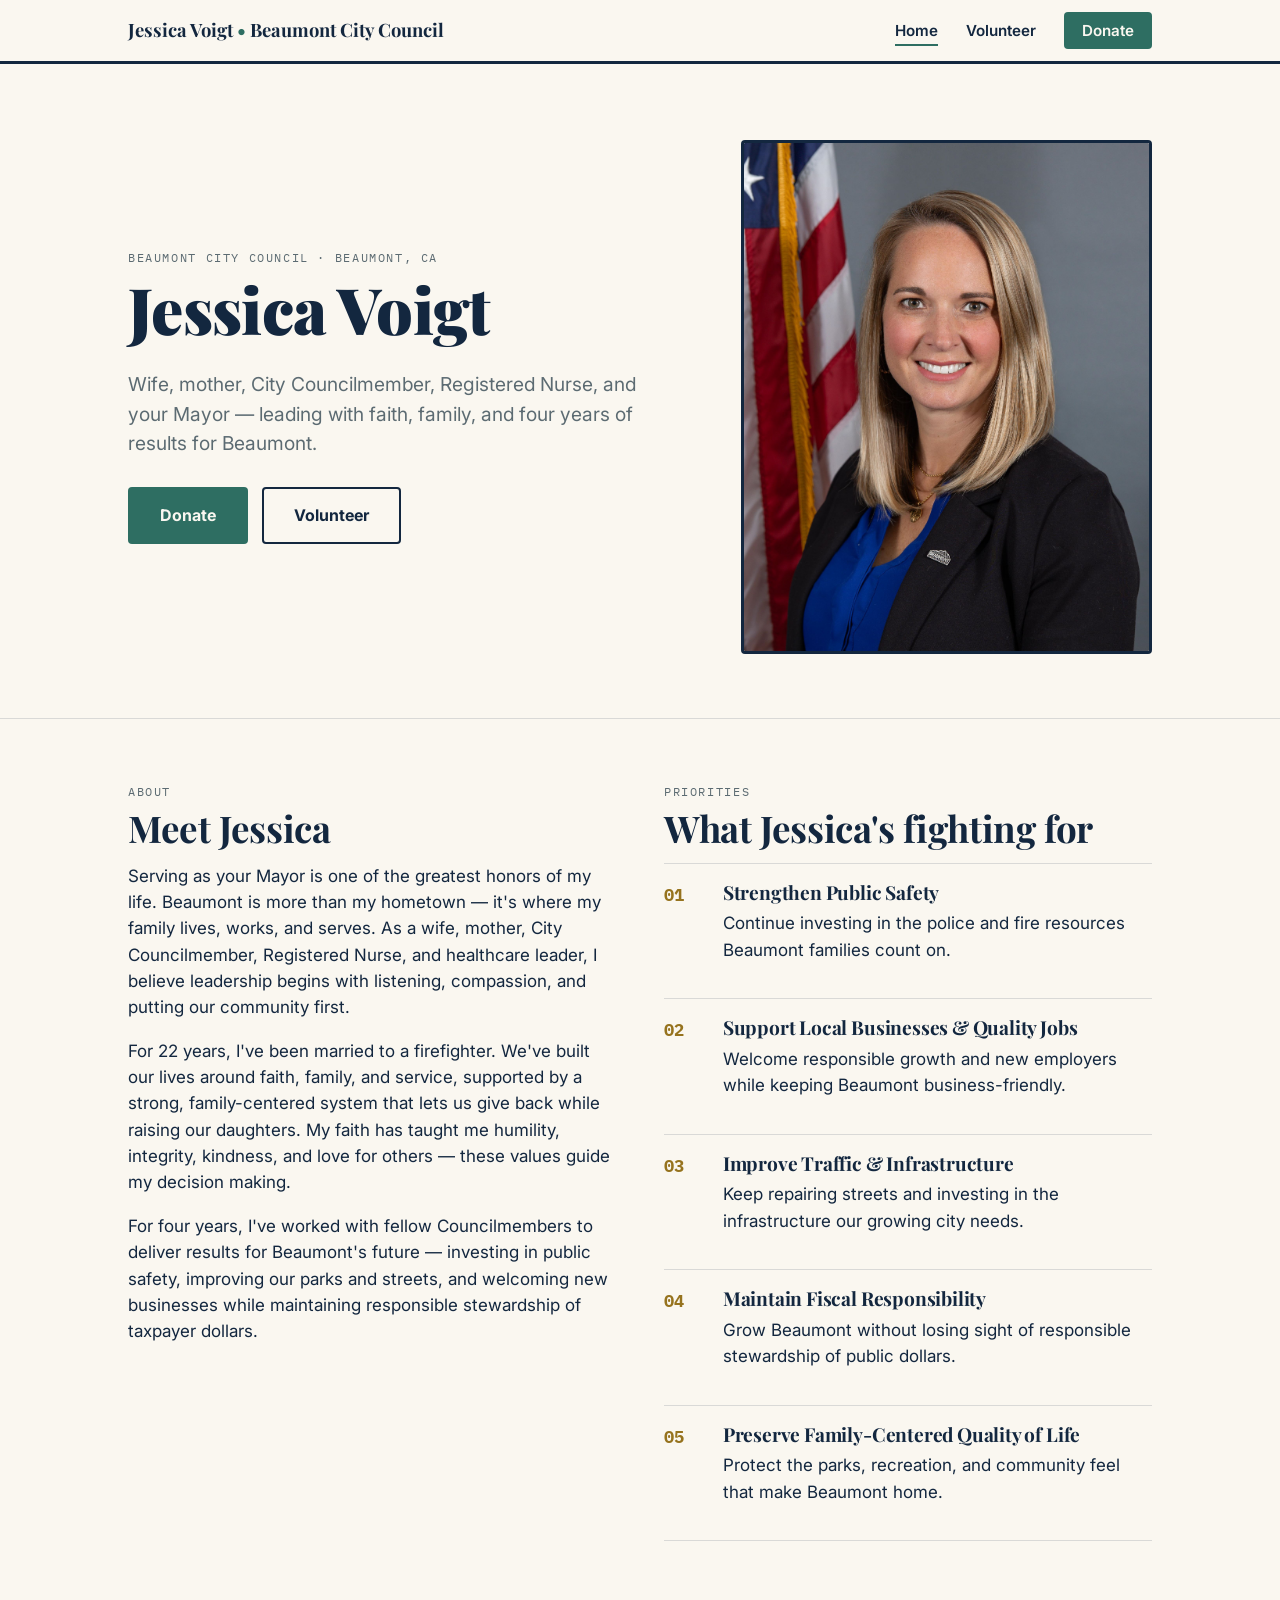
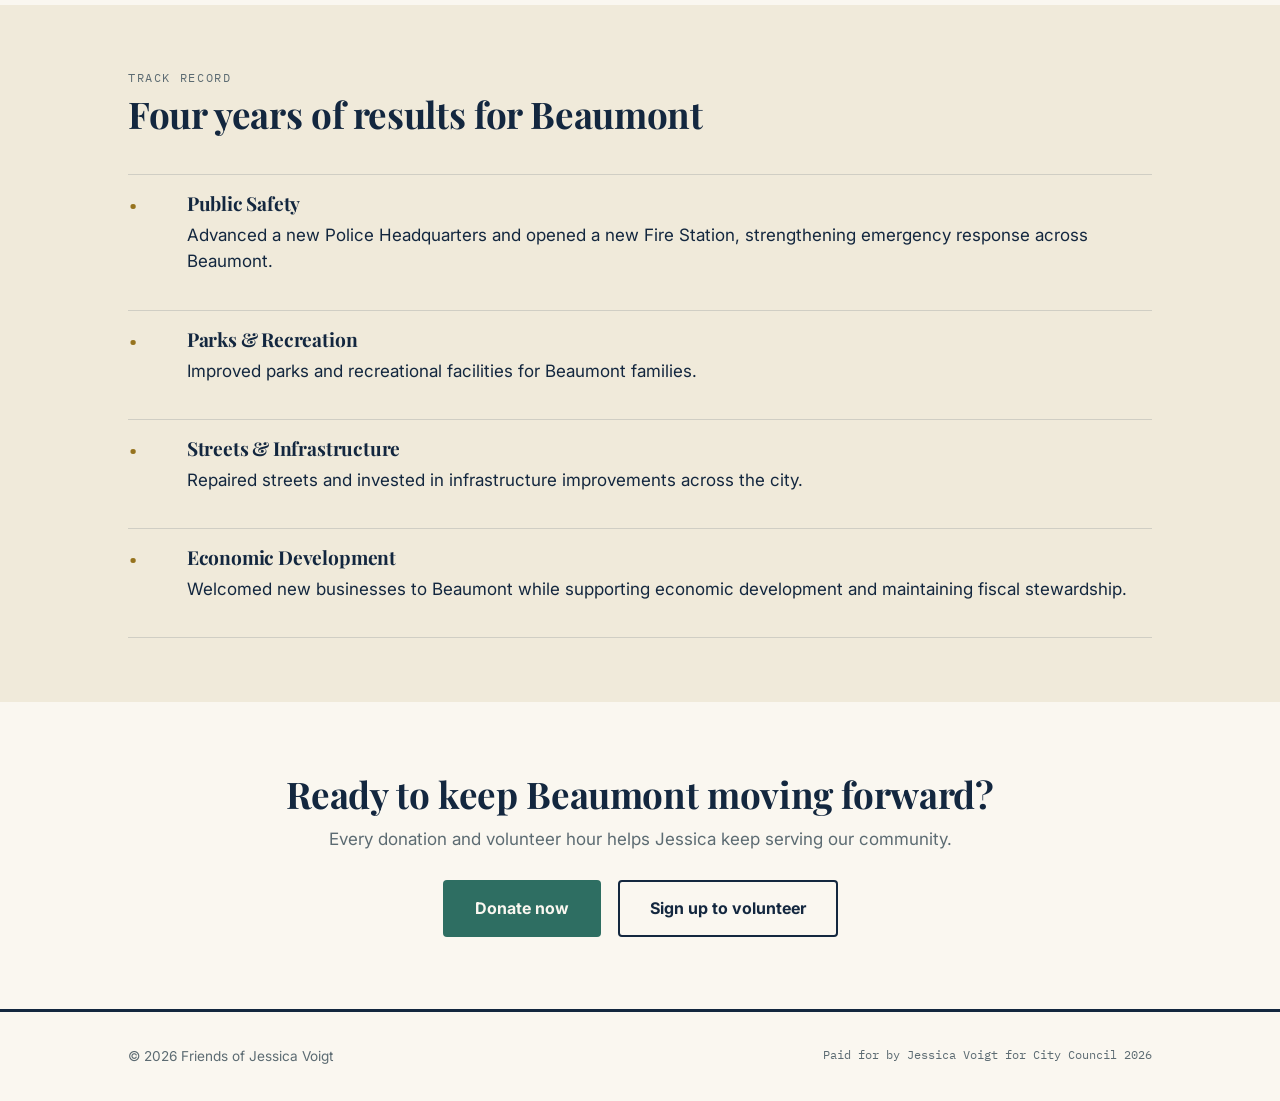
<file: index.html>
<!DOCTYPE html>
<html lang="en">
<head>
<meta charset="UTF-8">
<meta name="viewport" content="width=device-width, initial-scale=1.0">
<title>Jessica Voigt for Beaumont City Council — Home</title>
<link rel="stylesheet" href="style.css">
</head>
<body>

<nav class="site-nav">
  <div class="wrap">
    <a href="index.html" class="brand">Jessica Voigt <strong>&bull;</strong> Beaumont City Council</a>
    <ul class="nav-links">
      <li><a href="index.html" class="active">Home</a></li>
      <li><a href="volunteer.html">Volunteer</a></li>
      <li><a href="donate.html" class="btn-donate">Donate</a></li>
    </ul>
  </div>
</nav>

<header class="hero">
  <div class="wrap hero-grid">
    <div>
      <span class="eyebrow">Beaumont City Council &middot; Beaumont, CA</span>
      <h1>Jessica Voigt</h1>
      <p class="hero-tagline">Wife, mother, City Councilmember, Registered Nurse, and your Mayor — leading with faith, family, and four years of results for Beaumont.</p>
      <div class="hero-actions">
        <a href="donate.html" class="btn btn-primary">Donate</a>
        <a href="volunteer.html" class="btn btn-outline">Volunteer</a>
      </div>
    </div>
    <img class="hero-photo" src="jessica-voigt.jpg" alt="Jessica Voigt">
  </div>
</header>

<section>
  <div class="wrap two-col">
    <div>
      <span class="eyebrow">About</span>
      <h2>Meet Jessica</h2>
      <p>Serving as your Mayor is one of the greatest honors of my life. Beaumont is more than my hometown — it's where my family lives, works, and serves. As a wife, mother, City Councilmember, Registered Nurse, and healthcare leader, I believe leadership begins with listening, compassion, and putting our community first.</p>
      <p>For 22 years, I've been married to a firefighter. We've built our lives around faith, family, and service, supported by a strong, family-centered system that lets us give back while raising our daughters. My faith has taught me humility, integrity, kindness, and love for others — these values guide my decision making.</p>
      <p>For four years, I've worked with fellow Councilmembers to deliver results for Beaumont's future — investing in public safety, improving our parks and streets, and welcoming new businesses while maintaining responsible stewardship of taxpayer dollars.</p>
    </div>
    <div>
      <span class="eyebrow">Priorities</span>
      <h2>What Jessica's fighting for</h2>
      <ul class="issue-list">
        <li><span class="issue-num">01</span><div><h3>Strengthen Public Safety</h3><p>Continue investing in the police and fire resources Beaumont families count on.</p></div></li>
        <li><span class="issue-num">02</span><div><h3>Support Local Businesses &amp; Quality Jobs</h3><p>Welcome responsible growth and new employers while keeping Beaumont business-friendly.</p></div></li>
        <li><span class="issue-num">03</span><div><h3>Improve Traffic &amp; Infrastructure</h3><p>Keep repairing streets and investing in the infrastructure our growing city needs.</p></div></li>
        <li><span class="issue-num">04</span><div><h3>Maintain Fiscal Responsibility</h3><p>Grow Beaumont without losing sight of responsible stewardship of public dollars.</p></div></li>
        <li><span class="issue-num">05</span><div><h3>Preserve Family-Centered Quality of Life</h3><p>Protect the parks, recreation, and community feel that make Beaumont home.</p></div></li>
      </ul>
    </div>
  </div>
</section>

<section class="dim">
  <div class="wrap">
    <div class="section-head">
      <span class="eyebrow">Track Record</span>
      <h2>Four years of results for Beaumont</h2>
    </div>
    <ul class="issue-list">
      <li><span class="issue-num">&bull;</span><div><h3>Public Safety</h3><p>Advanced a new Police Headquarters and opened a new Fire Station, strengthening emergency response across Beaumont.</p></div></li>
      <li><span class="issue-num">&bull;</span><div><h3>Parks &amp; Recreation</h3><p>Improved parks and recreational facilities for Beaumont families.</p></div></li>
      <li><span class="issue-num">&bull;</span><div><h3>Streets &amp; Infrastructure</h3><p>Repaired streets and invested in infrastructure improvements across the city.</p></div></li>
      <li><span class="issue-num">&bull;</span><div><h3>Economic Development</h3><p>Welcomed new businesses to Beaumont while supporting economic development and maintaining fiscal stewardship.</p></div></li>
    </ul>
  </div>
</section>

<section class="cta-banner">
  <div class="wrap">
    <h2>Ready to keep Beaumont moving forward?</h2>
    <p>Every donation and volunteer hour helps Jessica keep serving our community.</p>
    <a href="donate.html" class="btn btn-primary">Donate now</a>
    <a href="volunteer.html" class="btn btn-outline" style="margin-left:12px;">Sign up to volunteer</a>
  </div>
</section>

<footer>
  <div class="wrap">
    <span>&copy; 2026 Friends of Jessica Voigt</span>
    <span class="disclaimer">Paid for by Jessica Voigt for City Council 2026</span>
  </div>
</footer>

</body>
</html>
</file>
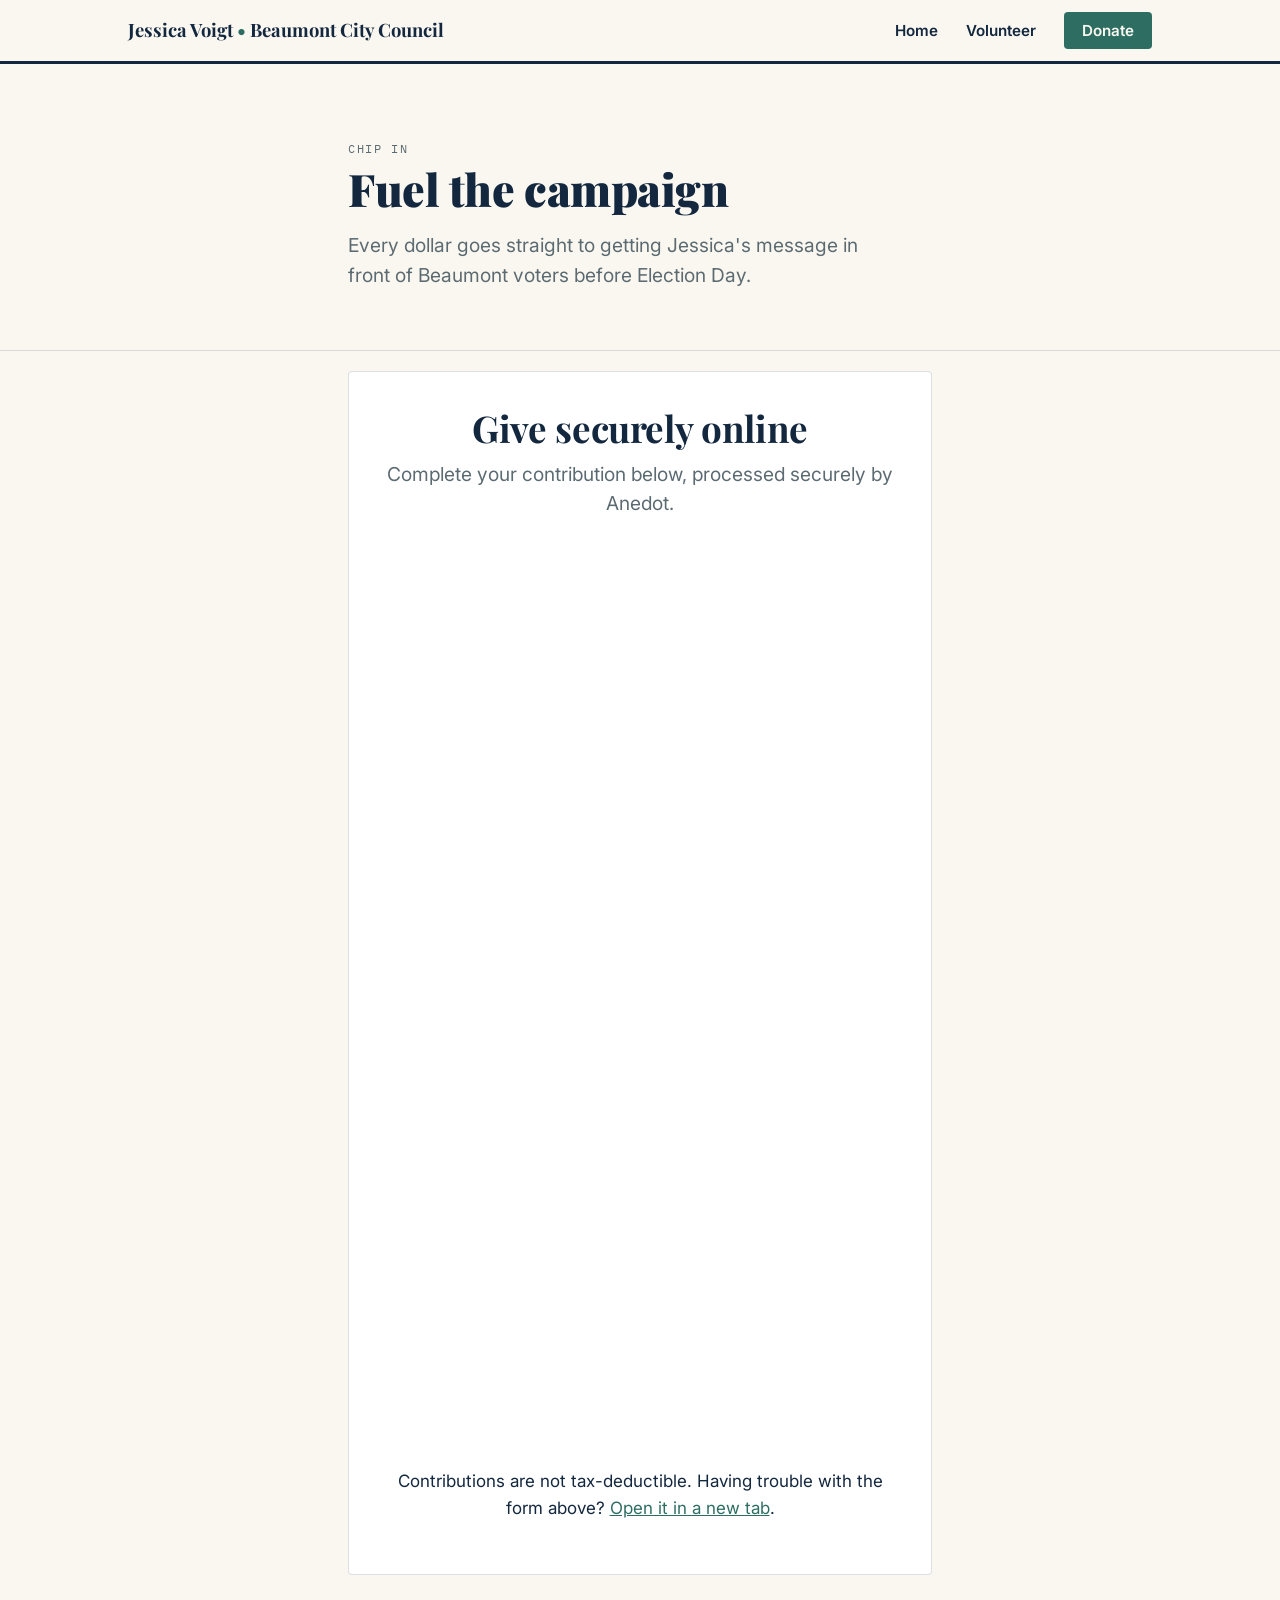
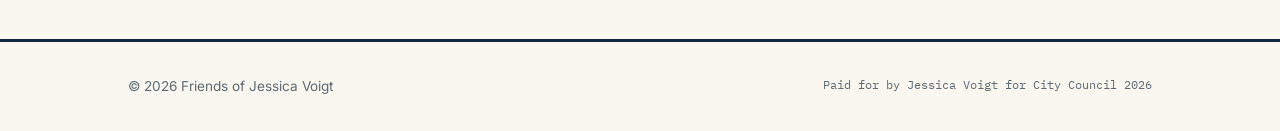
<file: donate.html>
<!DOCTYPE html>
<html lang="en">
<head>
<meta charset="UTF-8">
<meta name="viewport" content="width=device-width, initial-scale=1.0">
<title>Donate — Jessica Voigt for Beaumont City Council</title>
<link rel="stylesheet" href="style.css">
</head>
<body>

<nav class="site-nav">
  <div class="wrap">
    <a href="index.html" class="brand">Jessica Voigt <strong>&bull;</strong> Beaumont City Council</a>
    <ul class="nav-links">
      <li><a href="index.html">Home</a></li>
      <li><a href="volunteer.html">Volunteer</a></li>
      <li><a href="donate.html" class="btn-donate active">Donate</a></li>
    </ul>
  </div>
</nav>

<header class="hero" style="padding-bottom:40px;">
  <div class="wrap" style="max-width:640px;">
    <span class="eyebrow">Chip in</span>
    <h1 style="font-size:clamp(2rem,4vw,2.8rem);">Fuel the campaign</h1>
    <p class="hero-tagline">Every dollar goes straight to getting Jessica's message in front of Beaumont voters before Election Day.</p>
  </div>
</header>

<section style="padding-top:20px;">
  <div class="wrap" style="max-width:640px;">

    <div class="form-card" style="text-align:center;">
      <h2 style="margin-bottom:0.3em;">Give securely online</h2>
      <p class="hero-tagline" style="margin:0 auto 28px;max-width:46ch;">Complete your contribution below, processed securely by Anedot.</p>
      <iframe src="https://secure.anedot.com/jessica-voigt-for-city-council-2026-5c8dff2c-7a71-4f75-8000-bdd71a62021a/73328a8f-8019-40dc-9739-caae601d6c60?embed=true" width="100%" height="900" frameborder="0" style="border:0;max-width:100%;"></iframe>
      <p class="hint" style="text-align:center;margin-top:14px;">Contributions are not tax-deductible. Having trouble with the form above? <a href="https://secure.anedot.com/jessica-voigt-for-city-council-2026-5c8dff2c-7a71-4f75-8000-bdd71a62021a/73328a8f-8019-40dc-9739-caae601d6c60" target="_blank" rel="noopener noreferrer">Open it in a new tab</a>.</p>
    </div>
  </div>
</section>

<footer>
  <div class="wrap">
    <span>&copy; 2026 Friends of Jessica Voigt</span>
    <span class="disclaimer">Paid for by Jessica Voigt for City Council 2026</span>
  </div>
</footer>

</body>
</html>
</file>
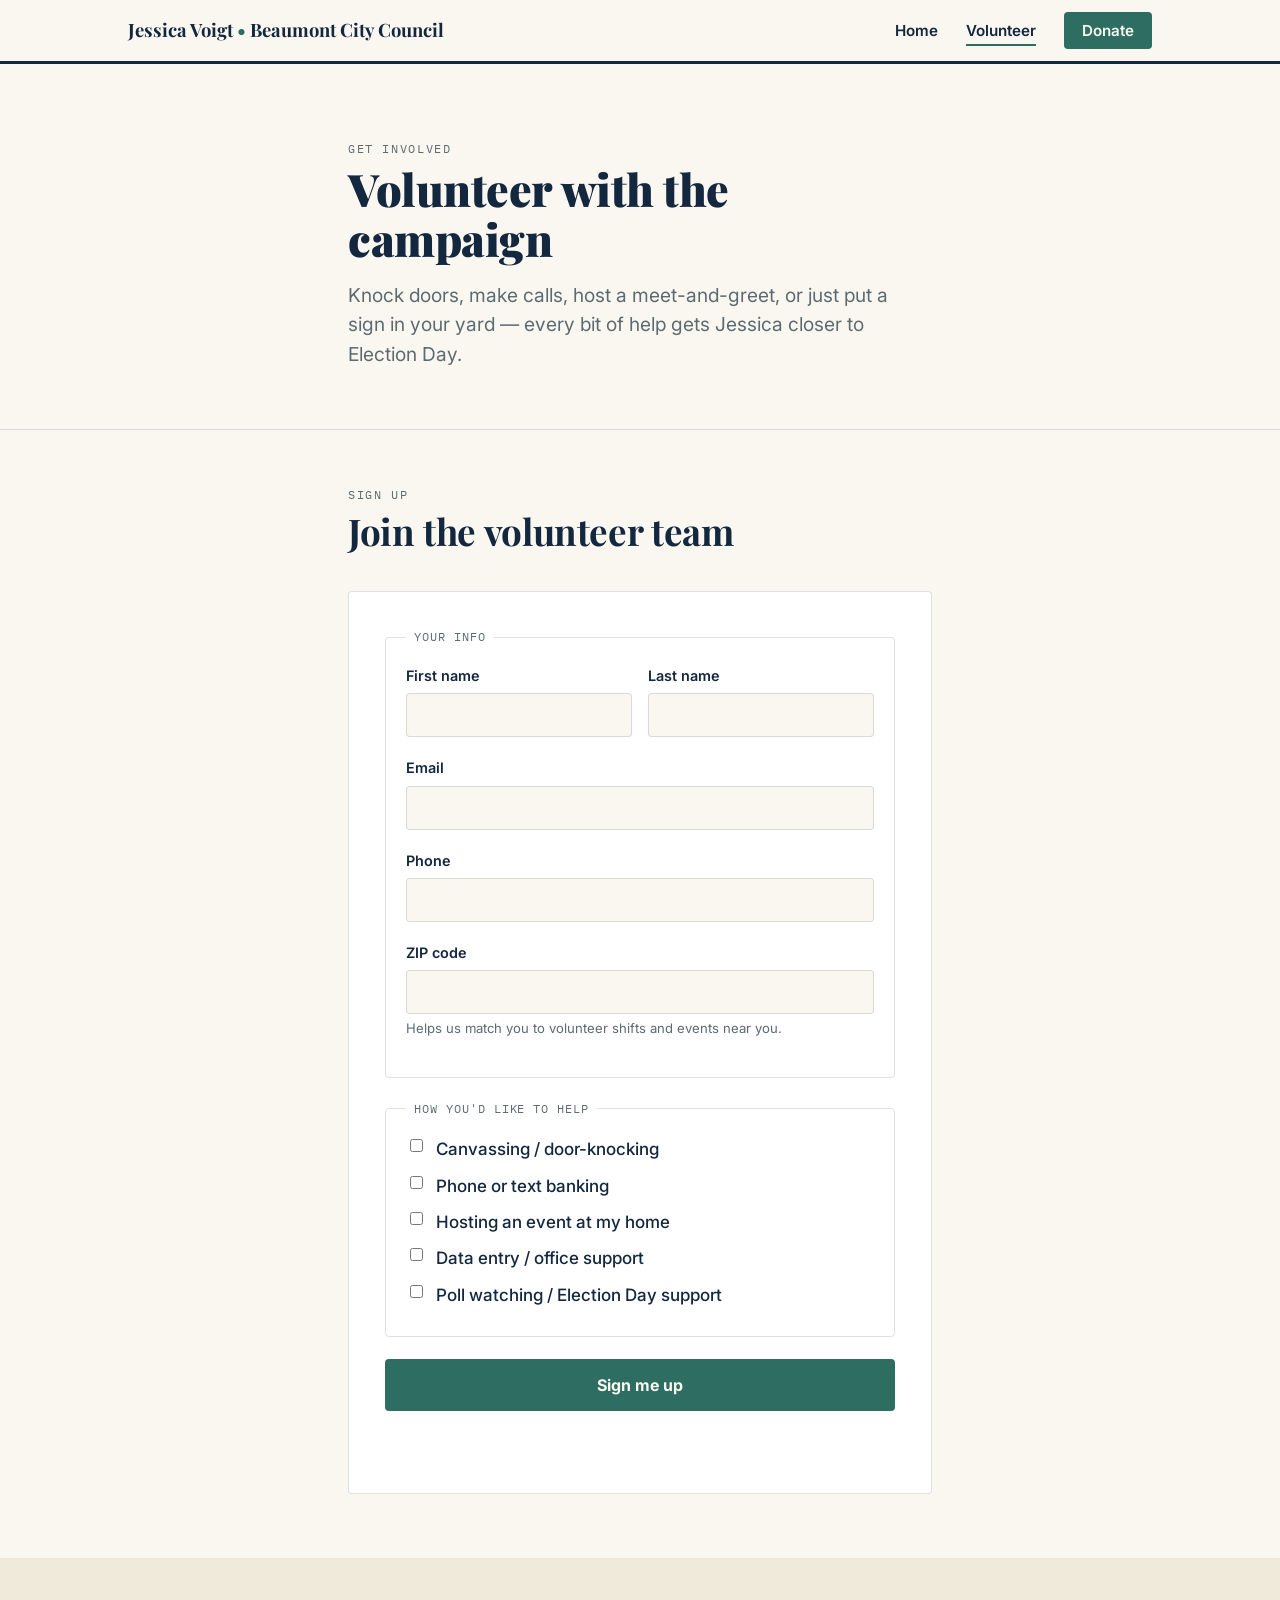
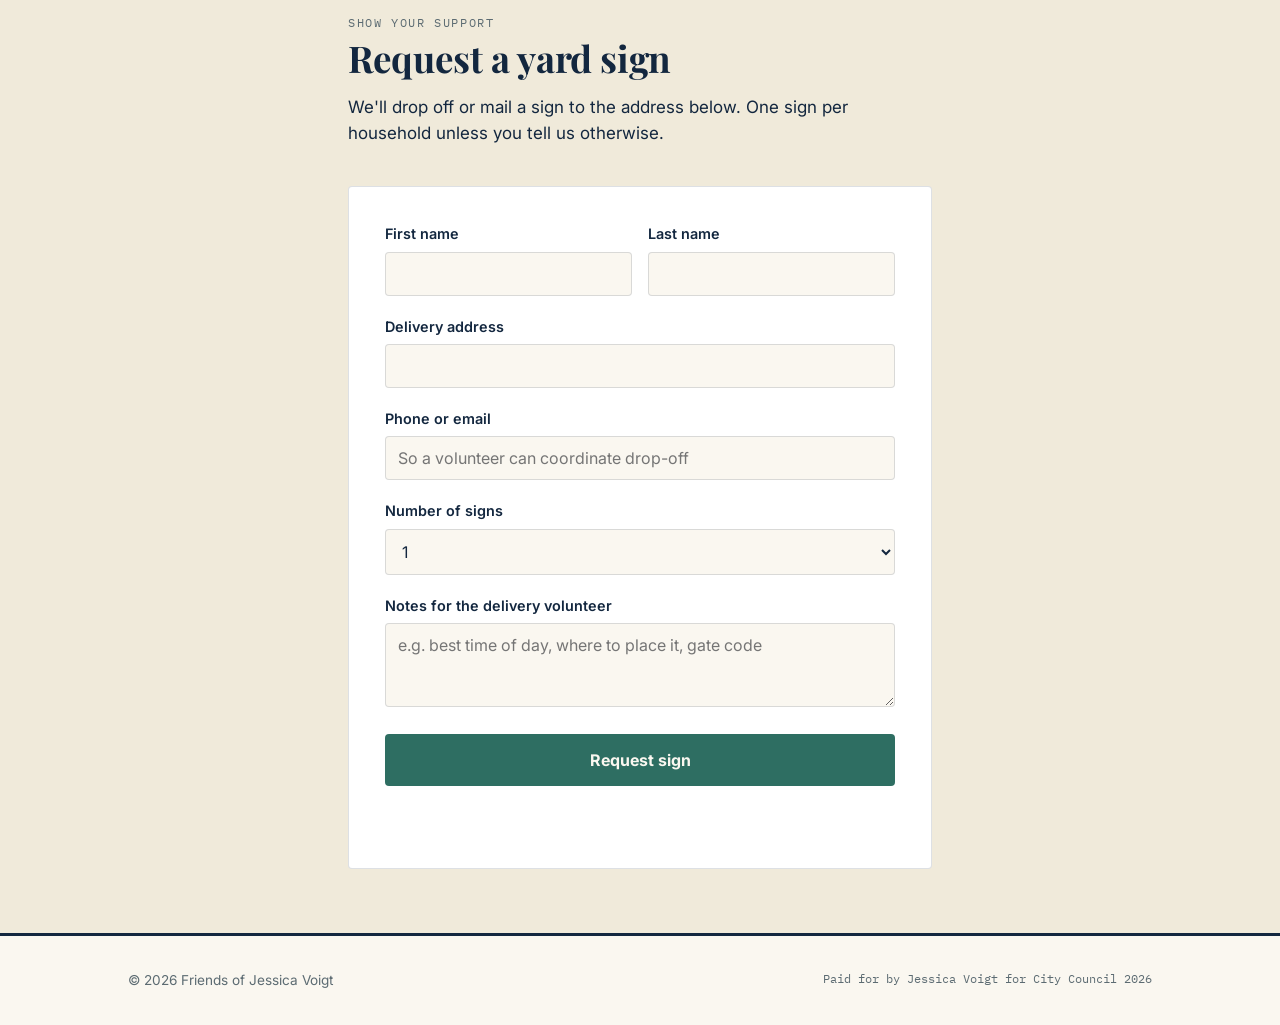
<file: volunteer.html>
<!DOCTYPE html>
<html lang="en">
<head>
<meta charset="UTF-8">
<meta name="viewport" content="width=device-width, initial-scale=1.0">
<title>Volunteer — Jessica Voigt for Beaumont City Council</title>
<link rel="stylesheet" href="style.css">
</head>
<body>

<nav class="site-nav">
  <div class="wrap">
    <a href="index.html" class="brand">Jessica Voigt <strong>&bull;</strong> Beaumont City Council</a>
    <ul class="nav-links">
      <li><a href="index.html">Home</a></li>
      <li><a href="volunteer.html" class="active">Volunteer</a></li>
      <li><a href="donate.html" class="btn-donate">Donate</a></li>
    </ul>
  </div>
</nav>

<header class="hero" style="padding-bottom:40px;">
  <div class="wrap" style="max-width:640px;">
    <span class="eyebrow">Get involved</span>
    <h1 style="font-size:clamp(2rem,4vw,2.8rem);">Volunteer with the campaign</h1>
    <p class="hero-tagline">Knock doors, make calls, host a meet-and-greet, or just put a sign in your yard — every bit of help gets Jessica closer to Election Day.</p>
  </div>
</header>

<section style="padding-top:56px;">
  <div class="wrap" style="max-width:640px;">
    <div class="section-head">
      <span class="eyebrow">Sign up</span>
      <h2>Join the volunteer team</h2>
    </div>

    <form class="form-card" id="volunteer-form">
      <fieldset>
        <legend>Your info</legend>
        <div class="field-row">
          <div class="field">
            <label for="v-first">First name</label>
            <input type="text" id="v-first" name="firstName" required>
          </div>
          <div class="field">
            <label for="v-last">Last name</label>
            <input type="text" id="v-last" name="lastName" required>
          </div>
        </div>
        <div class="field">
          <label for="v-email">Email</label>
          <input type="email" id="v-email" name="email" required>
        </div>
        <div class="field">
          <label for="v-phone">Phone</label>
          <input type="tel" id="v-phone" name="phone">
        </div>
        <div class="field">
          <label for="v-zip">ZIP code</label>
          <input type="text" id="v-zip" name="zip">
          <p class="hint">Helps us match you to volunteer shifts and events near you.</p>
        </div>
      </fieldset>

      <fieldset>
        <legend>How you'd like to help</legend>
        <div class="checkbox-group">
          <label><input type="checkbox" name="interests" value="Canvassing / door-knocking"> Canvassing / door-knocking</label>
          <label><input type="checkbox" name="interests" value="Phone or text banking"> Phone or text banking</label>
          <label><input type="checkbox" name="interests" value="Hosting an event at my home"> Hosting an event at my home</label>
          <label><input type="checkbox" name="interests" value="Data entry / office support"> Data entry / office support</label>
          <label><input type="checkbox" name="interests" value="Poll watching / Election Day support"> Poll watching / Election Day support</label>
        </div>
      </fieldset>

      <button type="submit" class="btn btn-primary" style="width:100%;">Sign me up</button>
      <p class="form-status" id="volunteer-form-status" role="status" aria-live="polite"></p>
    </form>
  </div>
</section>

<section class="dim" style="padding-top:56px;">
  <div class="wrap" style="max-width:640px;">
    <div class="section-head">
      <span class="eyebrow">Show your support</span>
      <h2>Request a yard sign</h2>
      <p>We'll drop off or mail a sign to the address below. One sign per household unless you tell us otherwise.</p>
    </div>

    <form class="form-card" id="yard-sign-form">
      <div class="field-row">
        <div class="field">
          <label for="y-first">First name</label>
          <input type="text" id="y-first" name="firstName" required>
        </div>
        <div class="field">
          <label for="y-last">Last name</label>
          <input type="text" id="y-last" name="lastName" required>
        </div>
      </div>
      <div class="field">
        <label for="y-address">Delivery address</label>
        <input type="text" id="y-address" name="address" required>
      </div>
      <div class="field">
        <label for="y-phone">Phone or email</label>
        <input type="text" id="y-phone" name="contact" placeholder="So a volunteer can coordinate drop-off">
      </div>
      <div class="field">
        <label for="y-qty">Number of signs</label>
        <select id="y-qty" name="quantity">
          <option>1</option>
          <option>2</option>
          <option>3+</option>
        </select>
      </div>
      <div class="field">
        <label for="y-notes">Notes for the delivery volunteer</label>
        <textarea id="y-notes" name="notes" rows="3" placeholder="e.g. best time of day, where to place it, gate code"></textarea>
      </div>
      <button type="submit" class="btn btn-primary" style="width:100%;">Request sign</button>
      <p class="form-status" id="yard-sign-form-status" role="status" aria-live="polite"></p>
    </form>
  </div>
</section>

<footer>
  <div class="wrap">
    <span>&copy; 2026 Friends of Jessica Voigt</span>
    <span class="disclaimer">Paid for by Jessica Voigt for City Council 2026</span>
  </div>
</footer>


<script>
(function () {
  // Paste the Google Apps Script Web App URL here after deploying it
  // (see apps-script/SETUP.md in the repo for step-by-step instructions).
  var SCRIPT_URL = 'PASTE_APPS_SCRIPT_WEB_APP_URL_HERE';

  function collectPayload(form, formType) {
    var fd = new FormData(form);
    if (formType === 'volunteer') {
      return {
        formType: 'volunteer',
        firstName: fd.get('firstName') || '',
        lastName: fd.get('lastName') || '',
        email: fd.get('email') || '',
        phone: fd.get('phone') || '',
        zip: fd.get('zip') || '',
        interests: fd.getAll('interests')
      };
    }
    return {
      formType: 'yard-sign',
      firstName: fd.get('firstName') || '',
      lastName: fd.get('lastName') || '',
      address: fd.get('address') || '',
      contact: fd.get('contact') || '',
      quantity: fd.get('quantity') || '',
      notes: fd.get('notes') || ''
    };
  }

  function wireForm(formId, formType, statusId, successMessage) {
    var form = document.getElementById(formId);
    var status = document.getElementById(statusId);
    if (!form || !status) return;

    form.addEventListener('submit', function (e) {
      e.preventDefault();

      if (SCRIPT_URL.indexOf('PASTE_') === 0) {
        status.textContent = "This form isn't connected yet — see apps-script/SETUP.md.";
        status.className = 'form-status form-status-error';
        return;
      }

      if (!form.checkValidity()) {
        form.reportValidity();
        return;
      }

      var btn = form.querySelector('button[type="submit"]');
      var originalText = btn.textContent;
      btn.disabled = true;
      btn.textContent = 'Sending…';
      status.textContent = '';
      status.className = 'form-status';

      var payload = collectPayload(form, formType);

      // Apps Script web apps don't send CORS headers on POST responses, so
      // we fire the request in no-cors mode (fire-and-forget: we can't read
      // the response, but the request itself still reaches the script).
      fetch(SCRIPT_URL, {
        method: 'POST',
        mode: 'no-cors',
        headers: { 'Content-Type': 'text/plain;charset=utf-8' },
        body: JSON.stringify(payload)
      }).then(function () {
        form.reset();
        status.textContent = successMessage;
        status.className = 'form-status form-status-success';
      }).catch(function () {
        status.textContent = 'Something went wrong sending that — please try again or reach out to the campaign directly.';
        status.className = 'form-status form-status-error';
      }).finally(function () {
        btn.disabled = false;
        btn.textContent = originalText;
      });
    });
  }

  wireForm('volunteer-form', 'volunteer', 'volunteer-form-status', "Thanks for signing up! We'll be in touch.");
  wireForm('yard-sign-form', 'yard-sign', 'yard-sign-form-status', "Got it — a volunteer will coordinate delivery soon.");
})();
</script>

</body>
</html>
</file>
<file: style.css>
/* ==========================================================================
   Campaign Site Template — shared stylesheet
   Palette: Beaumont Civic (warm ivory + navy + teal)
     --ink        #13273F  headlines, nav, primary text (deep navy)
     --paper      #FAF7F0  page background (warm ivory)
     --paper-dim  #F0EADA  alternating section background (deeper cream)
     --signal     #2E6E62  primary CTA / links (deep teal — nods to her RN background)
     --signal-dark #1F4E45  CTA hover / pressed state
     --gold       #E8B84B  bright accent on dark backgrounds
     --gold-deep  #96731E  accessible gold for text/borders on light backgrounds
     --slate      #5C6B72  muted text, borders
   Type:
     Display  — "Playfair Display" (warm, trustworthy serif)
     Body     — "Inter" (clean, legible sans)
     Utility  — "IBM Plex Mono" (eyebrows, labels, ballot-stamp feel)
   ========================================================================== */

@import url('https://fonts.googleapis.com/css2?family=Playfair+Display:wght@600;700;800;900&family=Inter:wght@400;500;600;700&family=IBM+Plex+Mono:wght@500&display=swap');

:root {
  --ink: #13273F;
  --paper: #FAF7F0;
  --paper-dim: #F0EADA;
  --signal: #2E6E62;
  --signal-dark: #1F4E45;
  --gold: #E8B84B;
  --gold-deep: #96731E;
  --slate: #5C6B72;
  --line: rgba(19, 39, 63, 0.14);
  --radius: 4px;
}

* { box-sizing: border-box; }

html { scroll-behavior: smooth; }

@media (prefers-reduced-motion: reduce) {
  html { scroll-behavior: auto; }
  * { animation-duration: 0.01ms !important; transition-duration: 0.01ms !important; }
}

body {
  margin: 0;
  background: var(--paper);
  color: var(--ink);
  font-family: 'Inter', system-ui, sans-serif;
  font-size: 17px;
  line-height: 1.55;
  -webkit-font-smoothing: antialiased;
}

h1, h2, h3 {
  font-family: 'Playfair Display', Georgia, serif;
  font-weight: 700;
  line-height: 1.1;
  margin: 0 0 0.4em;
  letter-spacing: -0.01em;
}

h1 { font-size: clamp(2.4rem, 5vw, 4rem); font-weight: 900; }
h2 { font-size: clamp(1.6rem, 3vw, 2.3rem); }
h3 { font-size: 1.2rem; }

p { margin: 0 0 1em; color: var(--ink); }

a { color: var(--signal); }

.eyebrow {
  font-family: 'IBM Plex Mono', monospace;
  font-size: 0.72rem;
  letter-spacing: 0.14em;
  text-transform: uppercase;
  color: var(--slate);
  display: block;
  margin-bottom: 0.6em;
}

/* ---------- layout shells ---------- */

.wrap {
  max-width: 1080px;
  margin: 0 auto;
  padding: 0 28px;
}

/* ---------- nav ---------- */

.site-nav {
  border-bottom: 3px solid var(--ink);
  background: var(--paper);
  position: sticky;
  top: 0;
  z-index: 50;
}

.site-nav .wrap {
  display: flex;
  align-items: center;
  justify-content: space-between;
  padding-top: 16px;
  padding-bottom: 16px;
}

.brand {
  font-family: 'Playfair Display', serif;
  font-weight: 700;
  font-size: 1.15rem;
  text-decoration: none;
  color: var(--ink);
}

.brand strong { color: var(--signal); }

.nav-links {
  display: flex;
  gap: 28px;
  align-items: center;
  list-style: none;
  margin: 0;
  padding: 0;
}

.nav-links a {
  color: var(--ink);
  text-decoration: none;
  font-weight: 600;
  font-size: 0.95rem;
  padding-bottom: 4px;
  border-bottom: 2px solid transparent;
}

.nav-links a:hover,
.nav-links a.active {
  border-bottom-color: var(--signal);
}

.nav-links a.btn-donate {
  background: var(--signal);
  color: var(--paper);
  padding: 9px 18px;
  border-radius: var(--radius);
  border-bottom: none;
}

.nav-links a.btn-donate:hover { background: var(--signal-dark); }

/* ---------- buttons ---------- */

.btn {
  display: inline-block;
  font-weight: 700;
  text-decoration: none;
  padding: 14px 30px;
  border-radius: var(--radius);
  border: 2px solid transparent;
  font-size: 1rem;
  cursor: pointer;
  font-family: 'Inter', sans-serif;
}

.btn-primary {
  background: var(--signal);
  color: var(--paper);
}
.btn-primary:hover { background: var(--signal-dark); }

.btn-outline {
  background: transparent;
  border-color: var(--ink);
  color: var(--ink);
}
.btn-outline:hover { background: var(--ink); color: var(--paper); }

/* ---------- hero ---------- */

.hero {
  padding: 76px 0 64px;
  border-bottom: 1px solid var(--line);
}

.hero-grid {
  display: grid;
  grid-template-columns: 1.15fr 0.85fr;
  gap: 56px;
  align-items: center;
}

.hero-photo {
  aspect-ratio: 4 / 5;
  border-radius: var(--radius);
  object-fit: cover;
  object-position: top center;
  width: 100%;
  display: block;
  border: 3px solid var(--ink);
}

.hero-actions {
  display: flex;
  gap: 14px;
  margin-top: 28px;
  flex-wrap: wrap;
}

.hero-tagline {
  font-size: 1.2rem;
  color: var(--slate);
  max-width: 46ch;
}

/* ---------- yard-sign / quote card (signature element) ---------- */

.sign {
  background: var(--paper);
  border: 3px solid var(--ink);
  border-radius: 6px;
  padding: 26px 24px 22px;
  position: relative;
  box-shadow: 5px 5px 0 var(--line);
}

.sign::after {
  content: "";
  position: absolute;
  left: 50%;
  bottom: -34px;
  transform: translateX(-50%);
  width: 6px;
  height: 34px;
  background: var(--slate);
  opacity: 0.55;
}

.sign.tilt-l { transform: rotate(-1.4deg); }
.sign.tilt-r { transform: rotate(1.2deg); }

.sign-row {
  display: grid;
  grid-template-columns: repeat(3, 1fr);
  gap: 46px 32px;
  padding: 8px 0 56px;
}

@media (max-width: 760px) {
  .sign-row { grid-template-columns: 1fr; gap: 50px 0; }
  .sign.tilt-l, .sign.tilt-r { transform: none; }
}

.sign blockquote {
  margin: 0 0 14px;
  font-family: 'Playfair Display', serif;
  font-size: 1.05rem;
  font-weight: 600;
  line-height: 1.35;
}

.sign cite {
  font-style: normal;
  font-family: 'IBM Plex Mono', monospace;
  font-size: 0.78rem;
  color: var(--slate);
}

/* ---------- sections ---------- */

section { padding: 64px 0; }
section.dim { background: var(--paper-dim); }
section.ink { background: var(--ink); color: var(--paper); }
section.ink h2, section.ink .eyebrow { color: var(--paper); }
section.ink .eyebrow { color: rgba(250,247,240,0.6); }

.section-head {
  max-width: 60ch;
  margin-bottom: 40px;
}

/* bio / issues grid */

.two-col {
  display: grid;
  grid-template-columns: 1fr 1fr;
  gap: 48px;
}

@media (max-width: 760px) {
  .two-col, .hero-grid { grid-template-columns: 1fr; }
  .hero-grid { gap: 36px; }
}

.issue-list {
  list-style: none;
  margin: 0;
  padding: 0;
}

.issue-list li {
  padding: 18px 0;
  border-top: 1px solid var(--line);
  display: grid;
  grid-template-columns: 2.4em 1fr;
  gap: 18px;
}

.issue-list li:last-child { border-bottom: 1px solid var(--line); }

.issue-num {
  font-family: 'IBM Plex Mono', monospace;
  color: var(--gold-deep);
  font-weight: 700;
}

/* CTA banner */

.cta-banner {
  text-align: center;
  padding: 72px 0;
}

.cta-banner h2 { margin-bottom: 0.3em; }
.cta-banner p { color: var(--slate); margin-bottom: 28px; }

/* ---------- forms ---------- */

.form-card {
  background: #fff;
  border: 1px solid var(--line);
  border-radius: var(--radius);
  padding: 36px;
}

.field { margin-bottom: 20px; }

.field label {
  display: block;
  font-weight: 600;
  font-size: 0.9rem;
  margin-bottom: 6px;
}

.field .hint {
  font-size: 0.82rem;
  color: var(--slate);
  margin-top: 4px;
}

.field input[type="text"],
.field input[type="email"],
.field input[type="tel"],
.field select,
.field textarea {
  width: 100%;
  padding: 11px 12px;
  border: 1.5px solid var(--line);
  border-radius: var(--radius);
  font-family: inherit;
  font-size: 1rem;
  background: var(--paper);
  color: var(--ink);
}

.field input:focus,
.field select:focus,
.field textarea:focus {
  outline: 3px solid var(--gold-deep);
  outline-offset: 1px;
}

.field-row {
  display: grid;
  grid-template-columns: 1fr 1fr;
  gap: 16px;
}

@media (max-width: 560px) {
  .field-row { grid-template-columns: 1fr; }
}

.checkbox-group label {
  display: flex;
  align-items: flex-start;
  gap: 10px;
  font-weight: 500;
  margin-bottom: 10px;
  cursor: pointer;
}

.checkbox-group input { margin-top: 3px; }

fieldset {
  border: 1px solid var(--line);
  border-radius: var(--radius);
  padding: 18px 20px;
  margin: 0 0 22px;
}

fieldset legend {
  font-family: 'IBM Plex Mono', monospace;
  font-size: 0.75rem;
  letter-spacing: 0.08em;
  text-transform: uppercase;
  color: var(--slate);
  padding: 0 8px;
}

/* amount picker for donate page */

.amount-grid {
  display: grid;
  grid-template-columns: repeat(4, 1fr);
  gap: 10px;
  margin-bottom: 20px;
}

@media (max-width: 560px) {
  .amount-grid { grid-template-columns: repeat(2, 1fr); }
}

.amount-grid label {
  border: 1.5px solid var(--line);
  border-radius: var(--radius);
  text-align: center;
  padding: 14px 6px;
  font-weight: 700;
  cursor: pointer;
  font-family: 'IBM Plex Mono', monospace;
  position: relative;
  display: block;
}

.amount-grid input { position: absolute; opacity: 0; pointer-events: none; }

.amount-grid label:has(input:checked) {
  background: var(--ink);
  color: var(--paper);
  border-color: var(--ink);
}

/* footer */

footer {
  border-top: 3px solid var(--ink);
  padding: 34px 0;
  font-size: 0.85rem;
  color: var(--slate);
}

footer .wrap {
  display: flex;
  justify-content: space-between;
  flex-wrap: wrap;
  gap: 12px;
}

.disclaimer {
  font-family: 'IBM Plex Mono', monospace;
  font-size: 0.72rem;
  color: var(--slate);
}

/* form submit status */
.form-status {
  margin-top: 14px;
  font-size: 0.9rem;
  font-weight: 600;
  min-height: 1.2em;
}
.form-status-success { color: var(--signal-dark); }
.form-status-error { color: #A3271F; }

/* small helper */
.note-box {
  border-left: 4px solid var(--gold-deep);
  background: var(--paper-dim);
  padding: 16px 20px;
  border-radius: 0 var(--radius) var(--radius) 0;
  font-size: 0.92rem;
  margin-bottom: 24px;
}
</file>
